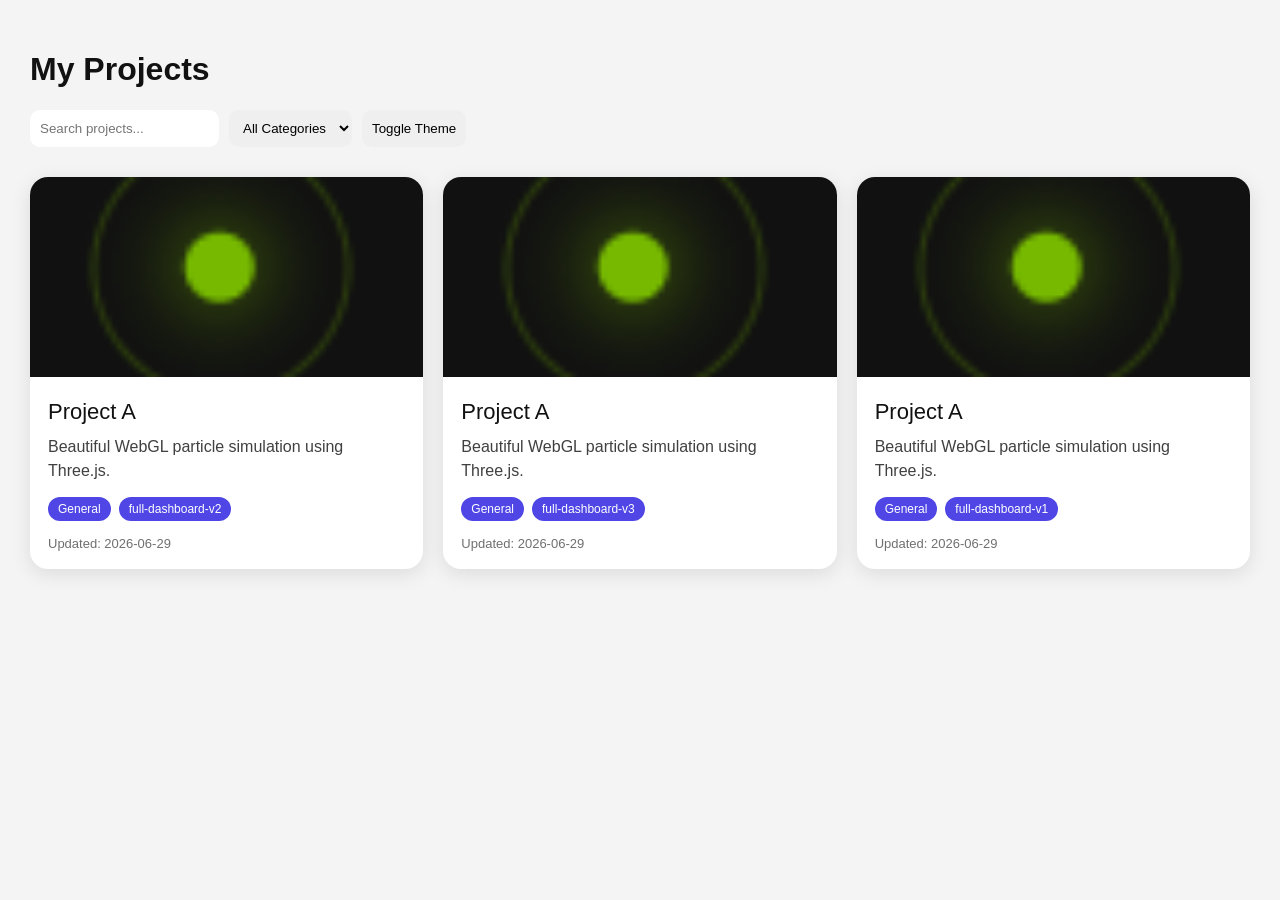
<file: index.html>
<!DOCTYPE html>
<html lang="en">

<head>

    <meta charset="UTF-8" />
    <meta name="viewport" content="width=device-width, initial-scale=1.0" />

    <title>My Portfolio</title>

    <link rel="stylesheet" href="./assets/style.css">

</head>

<body>

    <header>

        <h1>My Projects</h1>

        <div class="topbar">

            <input type="text" id="search" placeholder="Search projects...">

            <select id="categoryFilter">
                <option value="all">All Categories</option>
            </select>

            <button id="themeToggle">
                Toggle Theme
            </button>

        </div>

    </header>

    <main>

        <div id="projects" class="grid"></div>

    </main>

    <script src="./assets/app.js"></script>

</body>

</html>
</file>
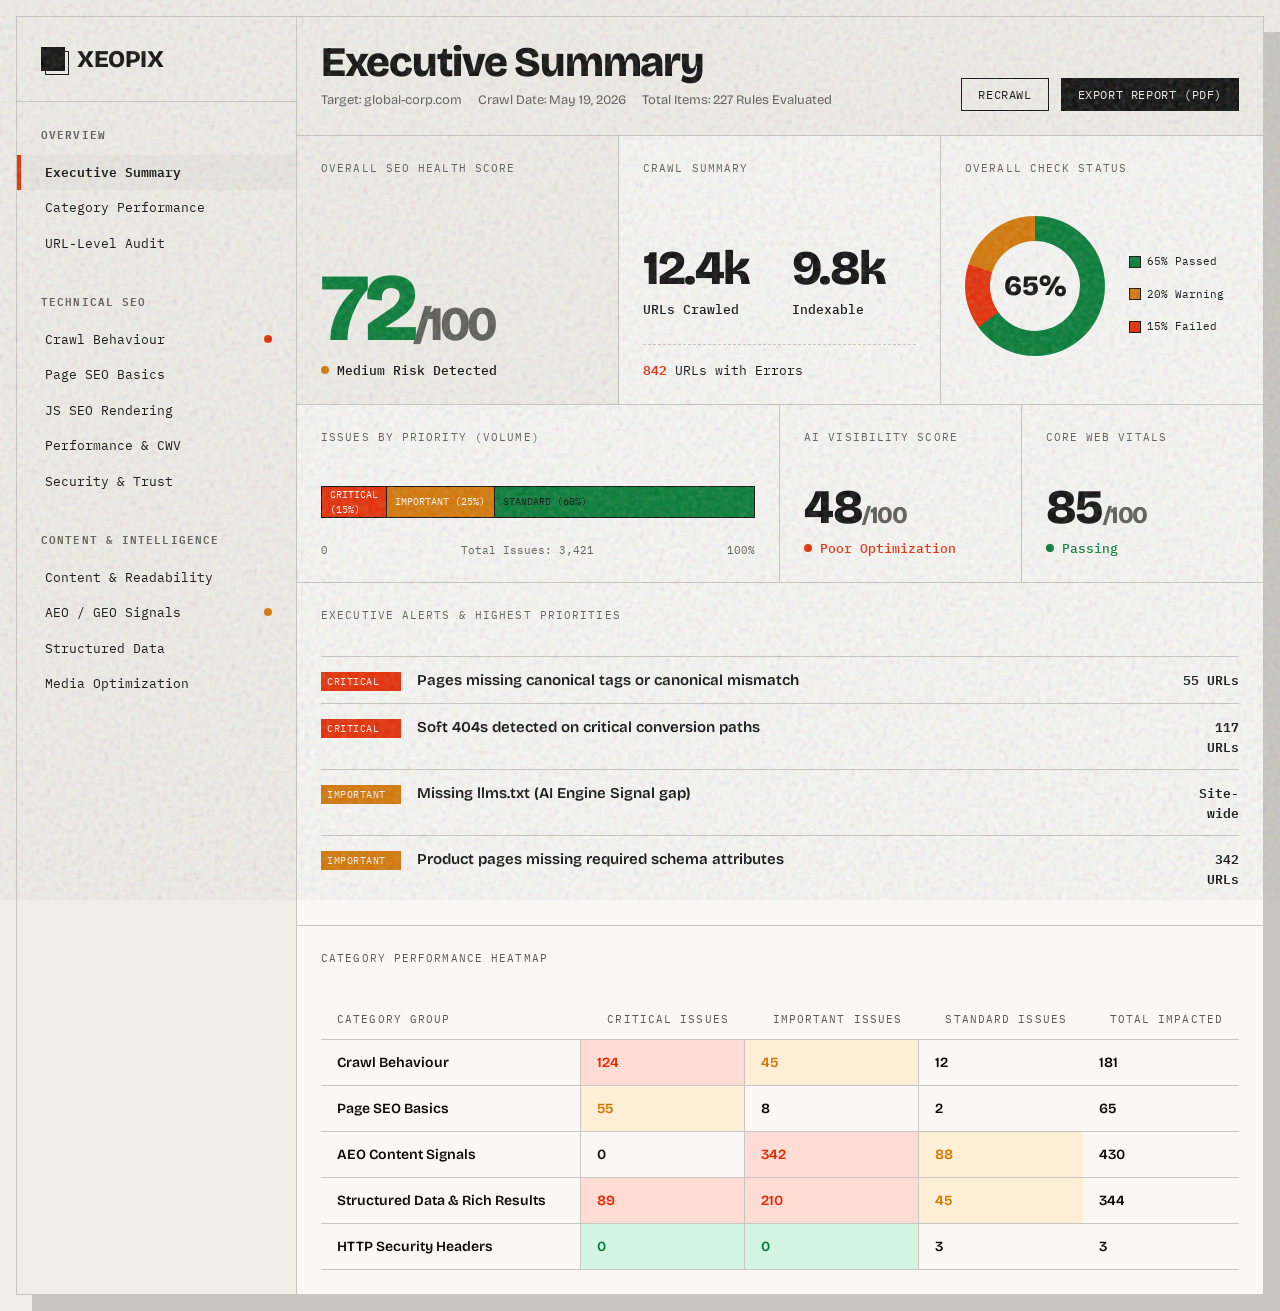
<file: full-dashboard-v1/index.html>
<!DOCTYPE html>
<html lang="en">

<head>
    <meta charset="UTF-8">
    <meta name="viewport" content="width=device-width, initial-scale=1.0">
    <title>XeoPix | SEO/AEO Site-Wide Audit</title>
    <link rel="preconnect" href="https://fonts.googleapis.com">
    <link rel="preconnect" href="https://fonts.gstatic.com" crossorigin>
    <link
        href="https://fonts.googleapis.com/css2?family=Bricolage+Grotesque:opsz,wght@12..96,400;12..96,600;12..96,800&family=IBM+Plex+Mono:wght@400;500;600&display=swap"
        rel="stylesheet">

    <style>
        :root {
            /* Palette: Technical Ledger */
            --bg-base: #F0EEE9;
            --bg-surface: #F9F8F6;
            --ink: #0A0A0A;
            --ink-muted: #5A5A55;
            --border: #C8C6C0;

            /* Status Colors (High saturation, flat) */
            --critical: #E62A00;
            --critical-bg: #FFDCD4;
            --important: #D47500;
            --important-bg: #FFEFD6;
            --standard: #007A33;
            --standard-bg: #D4F5E1;

            /* Typography */
            --font-display: 'Bricolage Grotesque', sans-serif;
            --font-mono: 'IBM Plex Mono', monospace;

            /* Sizing & Grid */
            --sidebar-width: 280px;
            --grid-gap: 0px;
            /* Seamless grid */
        }

        * {
            margin: 0;
            padding: 0;
            box-sizing: border-box;
        }

        body {
            background-color: var(--bg-base);
            color: var(--ink);
            font-family: var(--font-mono);
            font-size: 13px;
            line-height: 1.5;
            -webkit-font-smoothing: antialiased;
            overflow-x: hidden;
        }

        /* --- Noise Texture Overlay --- */
        body::before {
            content: "";
            position: fixed;
            top: 0;
            left: 0;
            width: 100vw;
            height: 100vh;
            pointer-events: none;
            z-index: 9999;
            opacity: 0.25;
            background-image: url("data:image/svg+xml,%3Csvg viewBox='0 0 200 200' xmlns='http://www.w3.org/2000/svg'%3E%3Cfilter id='noiseFilter'%3E%3CfeTurbulence type='fractalNoise' baseFrequency='0.85' numOctaves='3' stitchTiles='stitch'/%3E%3C/filter%3E%3Crect width='100%25' height='100%25' filter='url(%23noiseFilter)'/%3E%3C/svg%3E");
        }

        /* --- Layout --- */
        .app-container {
            display: grid;
            grid-template-columns: var(--sidebar-width) 1fr;
            min-height: 100vh;
            border: 1px solid var(--border);
            margin: 16px;
            /* Floating ledger effect */
            background: var(--bg-surface);
            box-shadow: 16px 16px 0 var(--border);
        }

        /* --- Sidebar --- */
        aside {
            border-right: 1px solid var(--border);
            display: flex;
            flex-direction: column;
            background: var(--bg-base);
        }

        .brand {
            padding: 24px;
            border-bottom: 1px solid var(--border);
            font-family: var(--font-display);
            font-size: 24px;
            font-weight: 800;
            text-transform: uppercase;
            letter-spacing: -0.02em;
            display: flex;
            align-items: center;
            gap: 12px;
        }

        .brand-logo {
            width: 24px;
            height: 24px;
            background: var(--ink);
            border-radius: 0;
            display: inline-block;
            position: relative;
        }

        .brand-logo::after {
            content: '';
            position: absolute;
            top: 4px;
            left: 4px;
            right: -4px;
            bottom: -4px;
            border: 1px solid var(--ink);
        }

        nav {
            flex-grow: 1;
            padding-top: 24px;
        }

        .nav-group {
            margin-bottom: 32px;
        }

        .nav-title {
            padding: 0 24px;
            font-size: 11px;
            text-transform: uppercase;
            letter-spacing: 0.1em;
            color: var(--ink-muted);
            margin-bottom: 12px;
            font-weight: 600;
        }

        .nav-link {
            display: block;
            padding: 8px 24px;
            color: var(--ink);
            text-decoration: none;
            transition: all 0.2s ease;
            border-left: 4px solid transparent;
        }

        .nav-link:hover {
            background: var(--ink);
            color: var(--bg-surface);
        }

        .nav-link.active {
            border-left-color: var(--critical);
            font-weight: 600;
            background: rgba(0, 0, 0, 0.03);
        }

        /* --- Main Content --- */
        main {
            display: flex;
            flex-direction: column;
            overflow-y: auto;
        }

        header.topbar {
            padding: 24px;
            border-bottom: 1px solid var(--border);
            display: flex;
            justify-content: space-between;
            align-items: flex-end;
            background: var(--bg-base);
        }

        .page-context {
            font-family: var(--font-display);
        }

        .page-context h1 {
            font-size: 42px;
            font-weight: 800;
            line-height: 1;
            letter-spacing: -0.03em;
            margin-bottom: 8px;
        }

        .page-context .meta {
            color: var(--ink-muted);
            display: flex;
            gap: 16px;
        }

        .header-actions {
            display: flex;
            gap: 12px;
        }

        .btn-outline {
            background: transparent;
            border: 1px solid var(--ink);
            color: var(--ink);
            padding: 8px 16px;
            font-family: var(--font-mono);
            font-size: 12px;
            text-transform: uppercase;
            letter-spacing: 0.05em;
            cursor: pointer;
            transition: all 0.2s;
        }

        .btn-outline:hover {
            background: var(--ink);
            color: var(--bg-base);
        }

        .btn-primary {
            background: var(--ink);
            border: 1px solid var(--ink);
            color: var(--bg-base);
            padding: 8px 16px;
            font-family: var(--font-mono);
            font-size: 12px;
            text-transform: uppercase;
            letter-spacing: 0.05em;
            cursor: pointer;
            transition: background 0.2s;
        }

        .btn-primary:hover {
            background: var(--critical);
            border-color: var(--critical);
        }

        /* --- Strict Grid System --- */
        .content-grid {
            display: grid;
            grid-template-columns: repeat(12, 1fr);
            gap: 0;
            /* Important for the ledger look */
        }

        .panel {
            border-bottom: 1px solid var(--border);
            border-right: 1px solid var(--border);
            padding: 24px;
            display: flex;
            flex-direction: column;
        }

        /* Remove right border for last items in row, logic handled by classes */
        .panel.col-span-12 {
            grid-column: span 12;
            border-right: none;
        }

        .panel.col-span-8 {
            grid-column: span 8;
        }

        .panel.col-span-6 {
            grid-column: span 6;
        }

        .panel.col-span-4 {
            grid-column: span 4;
        }

        .panel.col-span-3 {
            grid-column: span 3;
        }

        .panel-no-border-right {
            border-right: none;
        }

        .panel-header {
            font-size: 11px;
            text-transform: uppercase;
            letter-spacing: 0.1em;
            color: var(--ink-muted);
            margin-bottom: auto;
            /* Pushes content down */
            padding-bottom: 16px;
        }

        /* --- Typography Components --- */
        .data-huge {
            font-family: var(--font-display);
            font-size: 96px;
            font-weight: 800;
            line-height: 0.9;
            letter-spacing: -0.04em;
            margin-top: 16px;
        }

        .data-large {
            font-family: var(--font-display);
            font-size: 48px;
            font-weight: 800;
            line-height: 1;
            letter-spacing: -0.03em;
            margin-top: 16px;
        }

        .data-label {
            font-size: 13px;
            font-weight: 500;
            margin-top: 8px;
            color: var(--ink);
            display: flex;
            align-items: center;
            gap: 8px;
        }

        .status-dot {
            width: 8px;
            height: 8px;
            border-radius: 50%;
            display: inline-block;
        }

        .status-critical {
            background: var(--critical);
        }

        .status-important {
            background: var(--important);
        }

        .status-standard {
            background: var(--standard);
        }

        /* --- Charts (CSS Only) --- */
        .chart-donut {
            width: 140px;
            height: 140px;
            border-radius: 50%;
            background: conic-gradient(var(--standard) 0deg 234deg,
                    var(--critical) 234deg 288deg,
                    var(--important) 288deg 360deg);
            position: relative;
            margin: 24px auto;
            display: flex;
            align-items: center;
            justify-content: center;
        }

        .chart-donut::after {
            content: "";
            width: 90px;
            height: 90px;
            background: var(--bg-surface);
            border-radius: 50%;
            position: absolute;
        }

        .chart-donut-value {
            position: relative;
            z-index: 2;
            font-family: var(--font-display);
            font-size: 28px;
            font-weight: 800;
        }

        .chart-bar-stacked {
            width: 100%;
            height: 32px;
            display: flex;
            margin: 24px 0;
            border: 1px solid var(--ink);
        }

        .bar-segment {
            height: 100%;
            display: flex;
            align-items: center;
            padding: 0 8px;
            font-size: 10px;
            color: #fff;
            overflow: hidden;
            border-right: 1px solid var(--ink);
        }

        .bar-segment:last-child {
            border-right: none;
        }

        .bar-critical {
            background: var(--critical);
            width: 15%;
        }

        .bar-important {
            background: var(--important);
            width: 25%;
        }

        .bar-standard {
            background: var(--standard);
            width: 60%;
            color: var(--ink);
        }

        .legend {
            display: flex;
            gap: 16px;
            margin-top: 16px;
            font-size: 11px;
        }

        .legend-item {
            display: flex;
            align-items: center;
            gap: 6px;
        }

        .legend-color {
            width: 12px;
            height: 12px;
            border: 1px solid var(--ink);
        }

        /* --- Alerts List --- */
        .alert-list {
            list-style: none;
            margin-top: 16px;
        }

        .alert-item {
            display: grid;
            grid-template-columns: 80px 1fr 60px;
            padding: 12px 0;
            border-top: 1px solid var(--border);
            align-items: baseline;
            animation: slideIn 0.5s ease backwards;
        }

        .alert-item:nth-child(1) {
            animation-delay: 0.1s;
        }

        .alert-item:nth-child(2) {
            animation-delay: 0.2s;
        }

        .alert-item:nth-child(3) {
            animation-delay: 0.3s;
        }

        .alert-item:nth-child(4) {
            animation-delay: 0.4s;
        }

        .alert-tag {
            font-size: 10px;
            padding: 2px 6px;
            background: var(--ink);
            color: var(--bg-surface);
            text-transform: uppercase;
            letter-spacing: 0.05em;
            display: inline-block;
        }

        .alert-tag.critical {
            background: var(--critical);
        }

        .alert-tag.important {
            background: var(--important);
        }

        .alert-msg {
            padding-left: 16px;
            font-family: var(--font-display);
            font-weight: 600;
            font-size: 15px;
        }

        .alert-count {
            text-align: right;
            font-weight: 600;
        }

        /* --- Heatmap Table --- */
        .data-table {
            width: 100%;
            border-collapse: collapse;
            margin-top: 16px;
        }

        .data-table th,
        .data-table td {
            padding: 12px 16px;
            text-align: left;
            border-bottom: 1px solid var(--border);
        }

        .data-table th {
            font-size: 11px;
            text-transform: uppercase;
            letter-spacing: 0.1em;
            color: var(--ink-muted);
            font-weight: normal;
        }

        .data-table td {
            font-family: var(--font-display);
            font-weight: 600;
            font-size: 14px;
        }

        .cell-heatmap {
            text-align: right;
            font-family: var(--font-mono);
            font-weight: 500;
        }

        /* Heatmap intensity backgrounds */
        .hm-high {
            background: var(--critical-bg);
            color: var(--critical);
            border-left: 1px solid var(--border);
        }

        .hm-med {
            background: var(--important-bg);
            color: var(--important);
            border-left: 1px solid var(--border);
        }

        .hm-low {
            background: var(--bg-surface);
            color: var(--ink);
            border-left: 1px solid var(--border);
        }

        .hm-ok {
            background: var(--standard-bg);
            color: var(--standard);
            border-left: 1px solid var(--border);
        }

        /* --- Animations --- */
        @keyframes fadeIn {
            from {
                opacity: 0;
            }

            to {
                opacity: 1;
            }
        }

        @keyframes slideIn {
            from {
                opacity: 0;
                transform: translateY(10px);
            }

            to {
                opacity: 1;
                transform: translateY(0);
            }
        }

        .animate-fade {
            animation: fadeIn 0.8s ease forwards;
        }

        /* Typography highlight */
        .score-highlight {
            color: var(--standard);
        }
    </style>
</head>

<body>

    <div class="app-container">

        <!-- Sidebar Navigation -->
        <aside>
            <div class="brand">
                <span class="brand-logo"></span>
                XeoPix
            </div>

            <nav>
                <div class="nav-group">
                    <div class="nav-title">Overview</div>
                    <a href="#" class="nav-link active">Executive Summary</a>
                    <a href="#" class="nav-link">Category Performance</a>
                    <a href="#" class="nav-link">URL-Level Audit</a>
                </div>

                <div class="nav-group">
                    <div class="nav-title">Technical SEO</div>
                    <a href="#" class="nav-link">Crawl Behaviour <span class="status-dot status-critical"
                            style="float:right; margin-top:5px;"></span></a>
                    <a href="#" class="nav-link">Page SEO Basics</a>
                    <a href="#" class="nav-link">JS SEO Rendering</a>
                    <a href="#" class="nav-link">Performance & CWV</a>
                    <a href="#" class="nav-link">Security & Trust</a>
                </div>

                <div class="nav-group">
                    <div class="nav-title">Content & Intelligence</div>
                    <a href="#" class="nav-link">Content & Readability</a>
                    <a href="#" class="nav-link">AEO / GEO Signals <span class="status-dot status-important"
                            style="float:right; margin-top:5px;"></span></a>
                    <a href="#" class="nav-link">Structured Data</a>
                    <a href="#" class="nav-link">Media Optimization</a>
                </div>
            </nav>
        </aside>

        <!-- Main Workspace -->
        <main>
            <header class="topbar">
                <div class="page-context">
                    <h1>Executive Summary</h1>
                    <div class="meta">
                        <span>Target: global-corp.com</span>
                        <span>Crawl Date: May 19, 2026</span>
                        <span>Total Items: 227 Rules Evaluated</span>
                    </div>
                </div>
                <div class="header-actions">
                    <button class="btn-outline">Recrawl</button>
                    <button class="btn-primary">Export Report (PDF)</button>
                </div>
            </header>

            <div class="content-grid animate-fade">

                <!-- KPI: Overall Score -->
                <div class="panel col-span-4" style="background: var(--bg-base);">
                    <div class="panel-header">Overall SEO Health Score</div>
                    <div class="data-huge score-highlight">72<span
                            style="font-size:48px; color:var(--ink-muted);">/100</span></div>
                    <div class="data-label">
                        <span class="status-dot status-important"></span> Medium Risk Detected
                    </div>
                </div>

                <!-- KPI: Crawl Summary -->
                <div class="panel col-span-4">
                    <div class="panel-header">Crawl Summary</div>
                    <div style="display: grid; grid-template-columns: 1fr 1fr; gap: 24px;">
                        <div>
                            <div class="data-large">12.4k</div>
                            <div class="data-label">URLs Crawled</div>
                        </div>
                        <div>
                            <div class="data-large">9.8k</div>
                            <div class="data-label">Indexable</div>
                        </div>
                    </div>
                    <div style="margin-top: 24px; border-top: 1px dashed var(--border); padding-top: 16px;">
                        <span style="color: var(--critical); font-weight: 600;">842</span> URLs with Errors
                    </div>
                </div>

                <!-- Chart: Overall Check Status -->
                <div class="panel col-span-4 panel-no-border-right">
                    <div class="panel-header">Overall Check Status</div>
                    <div style="display:flex; align-items:center; gap: 24px;">
                        <div class="chart-donut">
                            <span class="chart-donut-value">65%</span>
                        </div>
                        <div style="flex-grow: 1;">
                            <div class="legend" style="flex-direction: column;">
                                <div class="legend-item">
                                    <div class="legend-color" style="background: var(--standard)"></div> 65% Passed
                                </div>
                                <div class="legend-item">
                                    <div class="legend-color" style="background: var(--important)"></div> 20% Warning
                                </div>
                                <div class="legend-item">
                                    <div class="legend-color" style="background: var(--critical)"></div> 15% Failed
                                </div>
                            </div>
                        </div>
                    </div>
                </div>

                <!-- Priority Breakdown Stacked Bar -->
                <div class="panel col-span-6">
                    <div class="panel-header">Issues by Priority (Volume)</div>
                    <div class="chart-bar-stacked">
                        <div class="bar-segment bar-critical">CRITICAL (15%)</div>
                        <div class="bar-segment bar-important">IMPORTANT (25%)</div>
                        <div class="bar-segment bar-standard">STANDARD (60%)</div>
                    </div>
                    <div style="display:flex; justify-content:space-between; font-size: 11px; color: var(--ink-muted);">
                        <span>0</span>
                        <span>Total Issues: 3,421</span>
                        <span>100%</span>
                    </div>
                </div>

                <!-- AI Visibility Mini-Score -->
                <div class="panel col-span-3">
                    <div class="panel-header">AI Visibility Score</div>
                    <div class="data-large">48<span style="font-size:24px; color:var(--ink-muted);">/100</span></div>
                    <div class="data-label" style="color: var(--critical);">
                        <span class="status-dot status-critical"></span> Poor Optimization
                    </div>
                </div>

                <!-- CWV Mini-Score -->
                <div class="panel col-span-3 panel-no-border-right">
                    <div class="panel-header">Core Web Vitals</div>
                    <div class="data-large">85<span style="font-size:24px; color:var(--ink-muted);">/100</span></div>
                    <div class="data-label" style="color: var(--standard);">
                        <span class="status-dot status-standard"></span> Passing
                    </div>
                </div>

                <!-- Executive Alerts Panel -->
                <div class="panel col-span-12 panel-no-border-right">
                    <div class="panel-header">Executive Alerts & Highest Priorities</div>
                    <ul class="alert-list">
                        <li class="alert-item">
                            <span class="alert-tag critical">Critical</span>
                            <span class="alert-msg">Pages missing canonical tags or canonical mismatch</span>
                            <span class="alert-count">55 URLs</span>
                        </li>
                        <li class="alert-item">
                            <span class="alert-tag critical">Critical</span>
                            <span class="alert-msg">Soft 404s detected on critical conversion paths</span>
                            <span class="alert-count">117 URLs</span>
                        </li>
                        <li class="alert-item">
                            <span class="alert-tag important">Important</span>
                            <span class="alert-msg">Missing llms.txt (AI Engine Signal gap)</span>
                            <span class="alert-count">Site-wide</span>
                        </li>
                        <li class="alert-item">
                            <span class="alert-tag important">Important</span>
                            <span class="alert-msg">Product pages missing required schema attributes</span>
                            <span class="alert-count">342 URLs</span>
                        </li>
                    </ul>
                </div>

                <!-- Category Heatmap -->
                <div class="panel col-span-12 panel-no-border-right" style="border-bottom: none;">
                    <div class="panel-header">Category Performance Heatmap</div>
                    <table class="data-table">
                        <thead>
                            <tr>
                                <th>Category Group</th>
                                <th style="text-align:right">Critical Issues</th>
                                <th style="text-align:right">Important Issues</th>
                                <th style="text-align:right">Standard Issues</th>
                                <th style="text-align:right">Total Impacted</th>
                            </tr>
                        </thead>
                        <tbody>
                            <tr>
                                <td>Crawl Behaviour</td>
                                <td class="cell-heatmap hm-high">124</td>
                                <td class="cell-heatmap hm-med">45</td>
                                <td class="cell-heatmap hm-low">12</td>
                                <td class="cell-heatmap">181</td>
                            </tr>
                            <tr>
                                <td>Page SEO Basics</td>
                                <td class="cell-heatmap hm-med">55</td>
                                <td class="cell-heatmap hm-low">8</td>
                                <td class="cell-heatmap hm-low">2</td>
                                <td class="cell-heatmap">65</td>
                            </tr>
                            <tr>
                                <td>AEO Content Signals</td>
                                <td class="cell-heatmap hm-low">0</td>
                                <td class="cell-heatmap hm-high">342</td>
                                <td class="cell-heatmap hm-med">88</td>
                                <td class="cell-heatmap">430</td>
                            </tr>
                            <tr>
                                <td>Structured Data & Rich Results</td>
                                <td class="cell-heatmap hm-high">89</td>
                                <td class="cell-heatmap hm-high">210</td>
                                <td class="cell-heatmap hm-med">45</td>
                                <td class="cell-heatmap">344</td>
                            </tr>
                            <tr>
                                <td>HTTP Security Headers</td>
                                <td class="cell-heatmap hm-ok">0</td>
                                <td class="cell-heatmap hm-ok">0</td>
                                <td class="cell-heatmap hm-low">3</td>
                                <td class="cell-heatmap">3</td>
                            </tr>
                        </tbody>
                    </table>
                </div>

            </div>
        </main>
    </div>

    <script>
        // Simple script to handle navigation active states for interactive feel
        document.addEventListener('DOMContentLoaded', () => {
            const links = document.querySelectorAll('.nav-link');
            links.forEach(link => {
                link.addEventListener('click', (e) => {
                    e.preventDefault();
                    links.forEach(l => l.classList.remove('active'));
                    e.target.classList.add('active');
                });
            });
        });
    </script>
</body>

</html>
</file>
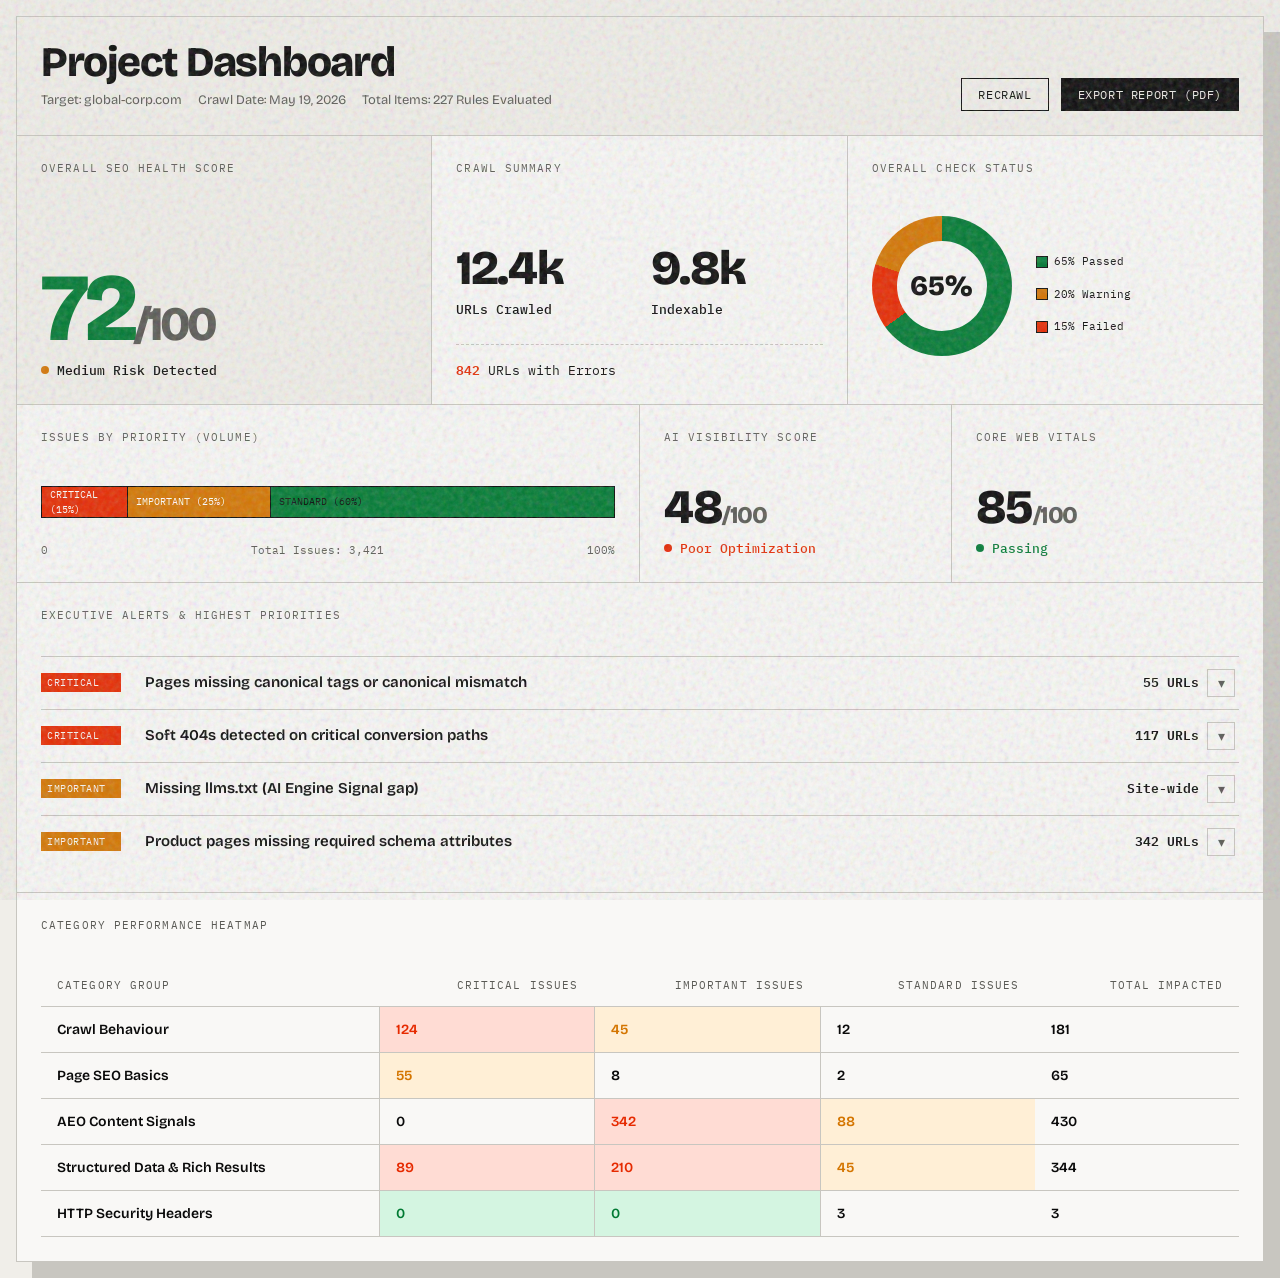
<file: full-dashboard-v2/index.html>
<!DOCTYPE html>
<html lang="en">

<head>
    <meta charset="UTF-8">
    <meta name="viewport" content="width=device-width, initial-scale=1.0">
    <title>XeoPix | Project Dashboard</title>
    <link rel="preconnect" href="https://fonts.googleapis.com">
    <link rel="preconnect" href="https://fonts.gstatic.com" crossorigin>
    <link
        href="https://fonts.googleapis.com/css2?family=Bricolage+Grotesque:opsz,wght@12..96,400;12..96,600;12..96,800&family=IBM+Plex+Mono:wght@400;500;600&display=swap"
        rel="stylesheet">

    <style>
        :root {
            --bg-base: #F0EEE9;
            --bg-surface: #F9F8F6;
            --ink: #0A0A0A;
            --ink-muted: #5A5A55;
            --border: #C8C6C0;
            --critical: #E62A00;
            --critical-bg: #FFDCD4;
            --important: #D47500;
            --important-bg: #FFEFD6;
            --standard: #007A33;
            --standard-bg: #D4F5E1;
            --font-display: 'Bricolage Grotesque', sans-serif;
            --font-mono: 'IBM Plex Mono', monospace;
        }

        * {
            margin: 0;
            padding: 0;
            box-sizing: border-box;
        }

        body {
            background-color: var(--bg-base);
            color: var(--ink);
            font-family: var(--font-mono);
            font-size: 13px;
            line-height: 1.5;
            -webkit-font-smoothing: antialiased;
            overflow-x: hidden;
        }

        body::before {
            content: "";
            position: fixed;
            top: 0;
            left: 0;
            width: 100vw;
            height: 100vh;
            pointer-events: none;
            z-index: 9999;
            opacity: 0.25;
            background-image: url("data:image/svg+xml,%3Csvg viewBox='0 0 200 200' xmlns='http://www.w3.org/2000/svg'%3E%3Cfilter id='noiseFilter'%3E%3CfeTurbulence type='fractalNoise' baseFrequency='0.85' numOctaves='3' stitchTiles='stitch'/%3E%3C/filter%3E%3Crect width='100%25' height='100%25' filter='url(%23noiseFilter)'/%3E%3C/svg%3E");
        }

        /* ─── VIEWS ─── */
        .view {
            display: none;
        }

        .view.active {
            display: block;
        }

        /* ─── DASHBOARD LAYOUT ─── */
        .app-container {
            min-height: 100vh;
            border: 1px solid var(--border);
            margin: 16px;
            background: var(--bg-surface);
            box-shadow: 16px 16px 0 var(--border);
        }

        main {
            display: flex;
            flex-direction: column;
        }

        header.topbar {
            padding: 24px;
            border-bottom: 1px solid var(--border);
            display: flex;
            justify-content: space-between;
            align-items: flex-end;
            background: var(--bg-base);
        }

        .page-context {
            font-family: var(--font-display);
        }

        .page-context h1 {
            font-size: 42px;
            font-weight: 800;
            line-height: 1;
            letter-spacing: -0.03em;
            margin-bottom: 8px;
        }

        .page-context .meta {
            color: var(--ink-muted);
            display: flex;
            gap: 16px;
        }

        .header-actions {
            display: flex;
            gap: 12px;
        }

        .btn-outline {
            background: transparent;
            border: 1px solid var(--ink);
            color: var(--ink);
            padding: 8px 16px;
            font-family: var(--font-mono);
            font-size: 12px;
            text-transform: uppercase;
            letter-spacing: 0.05em;
            cursor: pointer;
            transition: all 0.2s;
        }

        .btn-outline:hover {
            background: var(--ink);
            color: var(--bg-base);
        }

        .btn-primary {
            background: var(--ink);
            border: 1px solid var(--ink);
            color: var(--bg-base);
            padding: 8px 16px;
            font-family: var(--font-mono);
            font-size: 12px;
            text-transform: uppercase;
            letter-spacing: 0.05em;
            cursor: pointer;
            transition: background 0.2s;
        }

        .btn-primary:hover {
            background: var(--critical);
            border-color: var(--critical);
        }

        /* ─── GRID ─── */
        .content-grid {
            display: grid;
            grid-template-columns: repeat(12, 1fr);
            gap: 0;
        }

        .panel {
            border-bottom: 1px solid var(--border);
            border-right: 1px solid var(--border);
            padding: 24px;
            display: flex;
            flex-direction: column;
        }

        .panel.col-span-12 {
            grid-column: span 12;
            border-right: none;
        }

        .panel.col-span-8 {
            grid-column: span 8;
        }

        .panel.col-span-6 {
            grid-column: span 6;
        }

        .panel.col-span-4 {
            grid-column: span 4;
        }

        .panel.col-span-3 {
            grid-column: span 3;
        }

        .panel-no-border-right {
            border-right: none;
        }

        .panel-header {
            font-size: 11px;
            text-transform: uppercase;
            letter-spacing: 0.1em;
            color: var(--ink-muted);
            margin-bottom: auto;
            padding-bottom: 16px;
        }

        /* ─── DATA DISPLAY ─── */
        .data-huge {
            font-family: var(--font-display);
            font-size: 96px;
            font-weight: 800;
            line-height: 0.9;
            letter-spacing: -0.04em;
            margin-top: 16px;
        }

        .data-large {
            font-family: var(--font-display);
            font-size: 48px;
            font-weight: 800;
            line-height: 1;
            letter-spacing: -0.03em;
            margin-top: 16px;
        }

        .data-label {
            font-size: 13px;
            font-weight: 500;
            margin-top: 8px;
            color: var(--ink);
            display: flex;
            align-items: center;
            gap: 8px;
        }

        .status-dot {
            width: 8px;
            height: 8px;
            border-radius: 50%;
            display: inline-block;
        }

        .status-critical {
            background: var(--critical);
        }

        .status-important {
            background: var(--important);
        }

        .status-standard {
            background: var(--standard);
        }

        /* ─── DONUT ─── */
        .chart-donut {
            width: 140px;
            height: 140px;
            border-radius: 50%;
            background: conic-gradient(var(--standard) 0deg 234deg, var(--critical) 234deg 288deg, var(--important) 288deg 360deg);
            position: relative;
            margin: 24px auto;
            display: flex;
            align-items: center;
            justify-content: center;
        }

        .chart-donut::after {
            content: "";
            width: 90px;
            height: 90px;
            background: var(--bg-surface);
            border-radius: 50%;
            position: absolute;
        }

        .chart-donut-value {
            position: relative;
            z-index: 2;
            font-family: var(--font-display);
            font-size: 28px;
            font-weight: 800;
        }

        /* ─── BAR ─── */
        .chart-bar-stacked {
            width: 100%;
            height: 32px;
            display: flex;
            margin: 24px 0;
            border: 1px solid var(--ink);
        }

        .bar-segment {
            height: 100%;
            display: flex;
            align-items: center;
            padding: 0 8px;
            font-size: 10px;
            color: #fff;
            overflow: hidden;
            border-right: 1px solid var(--ink);
        }

        .bar-segment:last-child {
            border-right: none;
        }

        .bar-critical {
            background: var(--critical);
            width: 15%;
        }

        .bar-important {
            background: var(--important);
            width: 25%;
        }

        .bar-standard {
            background: var(--standard);
            width: 60%;
            color: var(--ink);
        }

        .legend {
            display: flex;
            gap: 16px;
            margin-top: 16px;
            font-size: 11px;
        }

        .legend-item {
            display: flex;
            align-items: center;
            gap: 6px;
        }

        .legend-color {
            width: 12px;
            height: 12px;
            border: 1px solid var(--ink);
        }

        /* ─── ALERT LIST ─── */
        .alert-list {
            list-style: none;
            margin-top: 16px;
        }

        .alert-item {
            border-top: 1px solid var(--border);
            animation: slideIn 0.5s ease backwards;
        }

        .alert-item:nth-child(1) {
            animation-delay: 0.1s;
        }

        .alert-item:nth-child(2) {
            animation-delay: 0.2s;
        }

        .alert-item:nth-child(3) {
            animation-delay: 0.3s;
        }

        .alert-item:nth-child(4) {
            animation-delay: 0.4s;
        }

        .alert-row {
            display: grid;
            grid-template-columns: 80px 1fr 80px 32px;
            align-items: center;
            padding: 12px 0;
            gap: 8px;
        }

        .alert-tag {
            font-size: 10px;
            padding: 2px 6px;
            background: var(--ink);
            color: var(--bg-surface);
            text-transform: uppercase;
            letter-spacing: 0.05em;
            display: inline-block;
        }

        .alert-tag.critical {
            background: var(--critical);
        }

        .alert-tag.important {
            background: var(--important);
        }

        .alert-msg {
            padding-left: 16px;
            font-family: var(--font-display);
            font-weight: 600;
            font-size: 15px;
        }

        .alert-count {
            text-align: right;
            font-weight: 600;
            font-size: 13px;
        }

        /* ─── DROPDOWN TOGGLE ─── */
        .dropdown-toggle {
            background: none;
            border: 1px solid var(--border);
            cursor: pointer;
            width: 28px;
            height: 28px;
            display: flex;
            align-items: center;
            justify-content: center;
            font-size: 14px;
            color: var(--ink-muted);
            transition: all 0.2s;
            flex-shrink: 0;
        }

        .dropdown-toggle:hover {
            background: var(--ink);
            color: var(--bg-surface);
            border-color: var(--ink);
        }

        .dropdown-toggle.open {
            background: var(--ink);
            color: var(--bg-surface);
            border-color: var(--ink);
        }

        .url-dropdown {
            display: none;
            border-top: 1px dashed var(--border);
            padding: 12px 0 16px 0;
        }

        .url-dropdown.open {
            display: block;
        }

        .url-dropdown-label {
            font-size: 10px;
            text-transform: uppercase;
            letter-spacing: 0.1em;
            color: var(--ink-muted);
            margin-bottom: 10px;
            padding-left: 96px;
        }

        .url-list {
            padding-left: 96px;
            display: flex;
            flex-direction: column;
            gap: 4px;
        }

        .url-link {
            display: inline-flex;
            align-items: center;
            gap: 8px;
            font-family: var(--font-mono);
            font-size: 12px;
            color: var(--ink);
            text-decoration: none;
            padding: 4px 8px;
            border: 1px solid transparent;
            cursor: pointer;
            transition: all 0.15s;
            width: fit-content;
        }

        .url-link:hover {
            border-color: var(--ink);
            background: var(--ink);
            color: var(--bg-surface);
        }

        .url-link::before {
            content: "→";
            font-size: 11px;
        }

        /* ─── HEATMAP TABLE ─── */
        .data-table {
            width: 100%;
            border-collapse: collapse;
            margin-top: 16px;
        }

        .data-table th,
        .data-table td {
            padding: 12px 16px;
            text-align: left;
            border-bottom: 1px solid var(--border);
        }

        .data-table th {
            font-size: 11px;
            text-transform: uppercase;
            letter-spacing: 0.1em;
            color: var(--ink-muted);
            font-weight: normal;
        }

        .data-table td {
            font-family: var(--font-display);
            font-weight: 600;
            font-size: 14px;
        }

        .cell-heatmap {
            text-align: right;
            font-family: var(--font-mono);
            font-weight: 500;
        }

        .hm-high {
            background: var(--critical-bg);
            color: var(--critical);
            border-left: 1px solid var(--border);
        }

        .hm-med {
            background: var(--important-bg);
            color: var(--important);
            border-left: 1px solid var(--border);
        }

        .hm-low {
            background: var(--bg-surface);
            color: var(--ink);
            border-left: 1px solid var(--border);
        }

        .hm-ok {
            background: var(--standard-bg);
            color: var(--standard);
            border-left: 1px solid var(--border);
        }

        .score-highlight {
            color: var(--standard);
        }

        /* ─── ANIMATIONS ─── */
        @keyframes fadeIn {
            from {
                opacity: 0;
            }

            to {
                opacity: 1;
            }
        }

        @keyframes slideIn {
            from {
                opacity: 0;
                transform: translateY(10px);
            }

            to {
                opacity: 1;
                transform: translateY(0);
            }
        }

        .animate-fade {
            animation: fadeIn 0.8s ease forwards;
        }

        /* ══════════════════════════════════════════
           ISSUE DETAIL VIEW
        ══════════════════════════════════════════ */
        #view-issue {
            min-height: 100vh;
            background: var(--bg-base);
        }

        .issue-topbar {
            padding: 20px 40px;
            border-bottom: 1px solid var(--border);
            background: var(--bg-surface);
            display: flex;
            align-items: center;
            gap: 16px;
        }

        .back-btn {
            background: none;
            border: 1px solid var(--border);
            color: var(--ink);
            font-family: var(--font-mono);
            font-size: 12px;
            padding: 6px 14px;
            cursor: pointer;
            text-transform: uppercase;
            letter-spacing: 0.05em;
            display: flex;
            align-items: center;
            gap: 8px;
            transition: all 0.2s;
        }

        .back-btn:hover {
            background: var(--ink);
            color: var(--bg-surface);
        }

        .issue-topbar-meta {
            display: flex;
            flex-direction: column;
        }

        .issue-topbar-meta .crumb {
            font-size: 11px;
            color: var(--ink-muted);
            text-transform: uppercase;
            letter-spacing: 0.08em;
        }

        .issue-topbar-meta .issue-title-small {
            font-family: var(--font-display);
            font-weight: 700;
            font-size: 16px;
        }

        .issue-body {
            max-width: 900px;
            margin: 0 auto;
            padding: 48px 40px;
        }

        /* Issue Header Block */
        .issue-header-block {
            display: flex;
            align-items: flex-start;
            gap: 20px;
            margin-bottom: 48px;
            padding-bottom: 48px;
            border-bottom: 1px solid var(--border);
        }

        .issue-severity-badge {
            flex-shrink: 0;
            padding: 6px 14px;
            font-family: var(--font-mono);
            font-size: 11px;
            font-weight: 600;
            text-transform: uppercase;
            letter-spacing: 0.1em;
            margin-top: 6px;
        }

        .badge-critical {
            background: var(--critical);
            color: #fff;
        }

        .badge-important {
            background: var(--important);
            color: #fff;
        }

        .issue-title-block h2 {
            font-family: var(--font-display);
            font-size: 36px;
            font-weight: 800;
            letter-spacing: -0.02em;
            line-height: 1.1;
            margin-bottom: 12px;
        }

        .issue-title-block .issue-url-display {
            font-family: var(--font-mono);
            font-size: 12px;
            color: var(--ink-muted);
            background: var(--bg-surface);
            border: 1px solid var(--border);
            padding: 6px 12px;
            display: inline-block;
        }

        /* Issue Sections */
        .issue-section {
            margin-bottom: 40px;
        }

        .issue-section-label {
            font-size: 10px;
            font-weight: 600;
            text-transform: uppercase;
            letter-spacing: 0.15em;
            color: var(--ink-muted);
            margin-bottom: 12px;
            display: flex;
            align-items: center;
            gap: 10px;
        }

        .issue-section-label::after {
            content: '';
            flex: 1;
            height: 1px;
            background: var(--border);
        }

        .issue-section-content {
            font-family: var(--font-display);
            font-size: 16px;
            font-weight: 400;
            line-height: 1.7;
            color: var(--ink);
        }

        .issue-section-content strong {
            font-weight: 700;
        }

        .trigger-box {
            background: var(--critical-bg);
            border-left: 3px solid var(--critical);
            padding: 16px 20px;
            font-family: var(--font-mono);
            font-size: 13px;
            line-height: 1.6;
            color: var(--ink);
            margin-top: 4px;
        }

        .trigger-box.important {
            background: var(--important-bg);
            border-left-color: var(--important);
        }

        .fix-steps {
            list-style: none;
            margin-top: 4px;
            counter-reset: fix-counter;
        }

        .fix-steps li {
            counter-increment: fix-counter;
            display: flex;
            gap: 16px;
            padding: 14px 0;
            border-bottom: 1px solid var(--border);
            font-family: var(--font-display);
            font-size: 15px;
            font-weight: 500;
            line-height: 1.5;
            align-items: flex-start;
        }

        .fix-steps li:last-child {
            border-bottom: none;
        }

        .fix-steps li::before {
            content: counter(fix-counter, decimal-leading-zero);
            font-family: var(--font-mono);
            font-size: 11px;
            font-weight: 600;
            color: var(--ink-muted);
            background: var(--bg-surface);
            border: 1px solid var(--border);
            padding: 2px 7px;
            flex-shrink: 0;
            margin-top: 2px;
        }

        .doc-btn {
            display: inline-flex;
            align-items: center;
            gap: 10px;
            background: var(--ink);
            color: var(--bg-surface);
            font-family: var(--font-mono);
            font-size: 12px;
            text-transform: uppercase;
            letter-spacing: 0.08em;
            padding: 12px 24px;
            border: none;
            cursor: pointer;
            text-decoration: none;
            transition: background 0.2s;
            margin-top: 4px;
        }

        .doc-btn:hover {
            background: var(--critical);
        }

        .doc-btn .doc-arrow {
            font-size: 14px;
        }

        /* ─── SCANNED PAGES TABLE ─── */
        .scanned-pages-section {
            margin-top: 64px;
            padding-top: 48px;
            border-top: 2px solid var(--ink);
        }

        .scanned-pages-section h3 {
            font-family: var(--font-display);
            font-size: 24px;
            font-weight: 800;
            letter-spacing: -0.02em;
            margin-bottom: 4px;
        }

        .scanned-pages-section .section-sub {
            font-size: 12px;
            color: var(--ink-muted);
            margin-bottom: 24px;
        }

        .pages-filter-bar {
            display: flex;
            gap: 8px;
            margin-bottom: 16px;
            align-items: center;
        }

        .filter-input {
            background: var(--bg-surface);
            border: 1px solid var(--border);
            font-family: var(--font-mono);
            font-size: 12px;
            padding: 8px 12px;
            color: var(--ink);
            outline: none;
            flex: 1;
            max-width: 340px;
        }

        .filter-input::placeholder {
            color: var(--ink-muted);
        }

        .filter-input:focus {
            border-color: var(--ink);
        }

        .pages-table {
            width: 100%;
            border-collapse: collapse;
        }

        .pages-table thead tr {
            background: var(--ink);
            color: var(--bg-surface);
        }

        .pages-table th {
            font-family: var(--font-mono);
            font-size: 10px;
            text-transform: uppercase;
            letter-spacing: 0.1em;
            padding: 12px 16px;
            text-align: left;
            font-weight: 600;
        }

        .pages-table th:not(:first-child) {
            text-align: right;
        }

        .pages-table tbody tr {
            border-bottom: 1px solid var(--border);
            transition: background 0.15s;
            cursor: pointer;
        }

        .pages-table tbody tr:hover {
            background: rgba(0, 0, 0, 0.03);
        }

        .pages-table td {
            padding: 11px 16px;
            font-size: 12px;
        }

        .pages-table td.url-cell {
            font-family: var(--font-mono);
            font-size: 11px;
            max-width: 400px;
            overflow: hidden;
            text-overflow: ellipsis;
            white-space: nowrap;
        }

        .pages-table td:not(.url-cell) {
            text-align: right;
            font-family: var(--font-display);
            font-weight: 700;
            font-size: 14px;
        }

        .count-issues {
            color: var(--critical);
        }

        .count-warnings {
            color: var(--important);
        }

        .count-improvements {
            color: var(--standard);
        }

        .pill {
            display: inline-block;
            padding: 1px 7px;
            font-family: var(--font-mono);
            font-size: 11px;
            font-weight: 600;
            border-radius: 2px;
        }

        .pill-critical {
            background: var(--critical-bg);
            color: var(--critical);
        }

        .pill-important {
            background: var(--important-bg);
            color: var(--important);
        }

        .pill-standard {
            background: var(--standard-bg);
            color: var(--standard);
        }

        .pages-table-footer {
            padding: 12px 0;
            font-size: 11px;
            color: var(--ink-muted);
            border-top: 1px solid var(--border);
            display: flex;
            justify-content: space-between;
        }
    </style>
</head>

<body>

    <!-- ════════════════════════════════════════
     VIEW 1: DASHBOARD
════════════════════════════════════════ -->
    <div id="view-dashboard" class="view active">
        <div class="app-container">
            <main>
                <header class="topbar">
                    <div class="page-context">
                        <h1>Project Dashboard</h1>
                        <div class="meta">
                            <span>Target: global-corp.com</span>
                            <span>Crawl Date: May 19, 2026</span>
                            <span>Total Items: 227 Rules Evaluated</span>
                        </div>
                    </div>
                    <div class="header-actions">
                        <button class="btn-outline">Recrawl</button>
                        <button class="btn-primary">Export Report (PDF)</button>
                    </div>
                </header>

                <div class="content-grid animate-fade">

                    <!-- KPI: Overall Score -->
                    <div class="panel col-span-4" style="background: var(--bg-base);">
                        <div class="panel-header">Overall SEO Health Score</div>
                        <div class="data-huge score-highlight">72<span
                                style="font-size:48px; color:var(--ink-muted);">/100</span></div>
                        <div class="data-label">
                            <span class="status-dot status-important"></span> Medium Risk Detected
                        </div>
                    </div>

                    <!-- KPI: Crawl Summary -->
                    <div class="panel col-span-4">
                        <div class="panel-header">Crawl Summary</div>
                        <div style="display: grid; grid-template-columns: 1fr 1fr; gap: 24px;">
                            <div>
                                <div class="data-large">12.4k</div>
                                <div class="data-label">URLs Crawled</div>
                            </div>
                            <div>
                                <div class="data-large">9.8k</div>
                                <div class="data-label">Indexable</div>
                            </div>
                        </div>
                        <div style="margin-top: 24px; border-top: 1px dashed var(--border); padding-top: 16px;">
                            <span style="color: var(--critical); font-weight: 600;">842</span> URLs with Errors
                        </div>
                    </div>

                    <!-- Chart: Overall Check Status -->
                    <div class="panel col-span-4 panel-no-border-right">
                        <div class="panel-header">Overall Check Status</div>
                        <div style="display:flex; align-items:center; gap: 24px;">
                            <div class="chart-donut">
                                <span class="chart-donut-value">65%</span>
                            </div>
                            <div style="flex-grow: 1;">
                                <div class="legend" style="flex-direction: column;">
                                    <div class="legend-item">
                                        <div class="legend-color" style="background: var(--standard)"></div> 65% Passed
                                    </div>
                                    <div class="legend-item">
                                        <div class="legend-color" style="background: var(--important)"></div> 20%
                                        Warning
                                    </div>
                                    <div class="legend-item">
                                        <div class="legend-color" style="background: var(--critical)"></div> 15% Failed
                                    </div>
                                </div>
                            </div>
                        </div>
                    </div>

                    <!-- Priority Breakdown -->
                    <div class="panel col-span-6">
                        <div class="panel-header">Issues by Priority (Volume)</div>
                        <div class="chart-bar-stacked">
                            <div class="bar-segment bar-critical">CRITICAL (15%)</div>
                            <div class="bar-segment bar-important">IMPORTANT (25%)</div>
                            <div class="bar-segment bar-standard">STANDARD (60%)</div>
                        </div>
                        <div
                            style="display:flex; justify-content:space-between; font-size: 11px; color: var(--ink-muted);">
                            <span>0</span>
                            <span>Total Issues: 3,421</span>
                            <span>100%</span>
                        </div>
                    </div>

                    <!-- AI Visibility -->
                    <div class="panel col-span-3">
                        <div class="panel-header">AI Visibility Score</div>
                        <div class="data-large">48<span style="font-size:24px; color:var(--ink-muted);">/100</span>
                        </div>
                        <div class="data-label" style="color: var(--critical);">
                            <span class="status-dot status-critical"></span> Poor Optimization
                        </div>
                    </div>

                    <!-- CWV -->
                    <div class="panel col-span-3 panel-no-border-right">
                        <div class="panel-header">Core Web Vitals</div>
                        <div class="data-large">85<span style="font-size:24px; color:var(--ink-muted);">/100</span>
                        </div>
                        <div class="data-label" style="color: var(--standard);">
                            <span class="status-dot status-standard"></span> Passing
                        </div>
                    </div>

                    <!-- Executive Alerts -->
                    <div class="panel col-span-12 panel-no-border-right">
                        <div class="panel-header">Executive Alerts & Highest Priorities</div>
                        <ul class="alert-list" id="alert-list">

                            <!-- Alert 1 -->
                            <li class="alert-item" data-issue="canonical">
                                <div class="alert-row">
                                    <span class="alert-tag critical">Critical</span>
                                    <span class="alert-msg">Pages missing canonical tags or canonical mismatch</span>
                                    <span class="alert-count">55 URLs</span>
                                    <button class="dropdown-toggle" onclick="toggleDropdown(this, 'canonical')"
                                        title="Show affected URLs">▾</button>
                                </div>
                                <div class="url-dropdown" id="dd-canonical">
                                    <div class="url-dropdown-label">Affected URLs (55 total — showing top 8)</div>
                                    <div class="url-list">
                                        <span class="url-link"
                                            onclick="openIssue('canonical', this.textContent.replace('→ ',''), 'critical')">global-corp.com/products/enterprise-suite</span>
                                        <span class="url-link"
                                            onclick="openIssue('canonical', this.textContent.replace('→ ',''), 'critical')">global-corp.com/products/starter-plan</span>
                                        <span class="url-link"
                                            onclick="openIssue('canonical', this.textContent.replace('→ ',''), 'critical')">global-corp.com/solutions/marketing</span>
                                        <span class="url-link"
                                            onclick="openIssue('canonical', this.textContent.replace('→ ',''), 'critical')">global-corp.com/solutions/sales-ops</span>
                                        <span class="url-link"
                                            onclick="openIssue('canonical', this.textContent.replace('→ ',''), 'critical')">global-corp.com/blog/category/updates</span>
                                        <span class="url-link"
                                            onclick="openIssue('canonical', this.textContent.replace('→ ',''), 'critical')">global-corp.com/pricing?plan=annual</span>
                                        <span class="url-link"
                                            onclick="openIssue('canonical', this.textContent.replace('→ ',''), 'critical')">global-corp.com/landing/q2-promo</span>
                                        <span class="url-link"
                                            onclick="openIssue('canonical', this.textContent.replace('→ ',''), 'critical')">global-corp.com/resources/whitepapers</span>
                                    </div>
                                </div>
                            </li>

                            <!-- Alert 2 -->
                            <li class="alert-item" data-issue="soft404">
                                <div class="alert-row">
                                    <span class="alert-tag critical">Critical</span>
                                    <span class="alert-msg">Soft 404s detected on critical conversion paths</span>
                                    <span class="alert-count">117 URLs</span>
                                    <button class="dropdown-toggle" onclick="toggleDropdown(this, 'soft404')"
                                        title="Show affected URLs">▾</button>
                                </div>
                                <div class="url-dropdown" id="dd-soft404">
                                    <div class="url-dropdown-label">Affected URLs (117 total — showing top 8)</div>
                                    <div class="url-list">
                                        <span class="url-link"
                                            onclick="openIssue('soft404', this.textContent.replace('→ ',''), 'critical')">global-corp.com/checkout/confirm</span>
                                        <span class="url-link"
                                            onclick="openIssue('soft404', this.textContent.replace('→ ',''), 'critical')">global-corp.com/checkout/success</span>
                                        <span class="url-link"
                                            onclick="openIssue('soft404', this.textContent.replace('→ ',''), 'critical')">global-corp.com/trial/signup</span>
                                        <span class="url-link"
                                            onclick="openIssue('soft404', this.textContent.replace('→ ',''), 'critical')">global-corp.com/demo/request</span>
                                        <span class="url-link"
                                            onclick="openIssue('soft404', this.textContent.replace('→ ',''), 'critical')">global-corp.com/onboarding/step-1</span>
                                        <span class="url-link"
                                            onclick="openIssue('soft404', this.textContent.replace('→ ',''), 'critical')">global-corp.com/onboarding/step-2</span>
                                        <span class="url-link"
                                            onclick="openIssue('soft404', this.textContent.replace('→ ',''), 'critical')">global-corp.com/plans/upgrade</span>
                                        <span class="url-link"
                                            onclick="openIssue('soft404', this.textContent.replace('→ ',''), 'critical')">global-corp.com/cart/abandoned</span>
                                    </div>
                                </div>
                            </li>

                            <!-- Alert 3 -->
                            <li class="alert-item" data-issue="llmstxt">
                                <div class="alert-row">
                                    <span class="alert-tag important">Important</span>
                                    <span class="alert-msg">Missing llms.txt (AI Engine Signal gap)</span>
                                    <span class="alert-count">Site-wide</span>
                                    <button class="dropdown-toggle" onclick="toggleDropdown(this, 'llmstxt')"
                                        title="Show affected URLs">▾</button>
                                </div>
                                <div class="url-dropdown" id="dd-llmstxt">
                                    <div class="url-dropdown-label">Affected scope — site-level file missing</div>
                                    <div class="url-list">
                                        <span class="url-link"
                                            onclick="openIssue('llmstxt', this.textContent.replace('→ ',''), 'important')">global-corp.com/llms.txt
                                            (not found)</span>
                                        <span class="url-link"
                                            onclick="openIssue('llmstxt', this.textContent.replace('→ ',''), 'important')">global-corp.com/llms-full.txt
                                            (not found)</span>
                                        <span class="url-link"
                                            onclick="openIssue('llmstxt', this.textContent.replace('→ ',''), 'important')">global-corp.com/robots.txt
                                            (no AI agent directives)</span>
                                    </div>
                                </div>
                            </li>

                            <!-- Alert 4 -->
                            <li class="alert-item" data-issue="schema">
                                <div class="alert-row">
                                    <span class="alert-tag important">Important</span>
                                    <span class="alert-msg">Product pages missing required schema attributes</span>
                                    <span class="alert-count">342 URLs</span>
                                    <button class="dropdown-toggle" onclick="toggleDropdown(this, 'schema')"
                                        title="Show affected URLs">▾</button>
                                </div>
                                <div class="url-dropdown" id="dd-schema">
                                    <div class="url-dropdown-label">Affected URLs (342 total — showing top 8)</div>
                                    <div class="url-list">
                                        <span class="url-link"
                                            onclick="openIssue('schema', this.textContent.replace('→ ',''), 'important')">global-corp.com/products/enterprise-suite</span>
                                        <span class="url-link"
                                            onclick="openIssue('schema', this.textContent.replace('→ ',''), 'important')">global-corp.com/products/starter-plan</span>
                                        <span class="url-link"
                                            onclick="openIssue('schema', this.textContent.replace('→ ',''), 'important')">global-corp.com/products/pro-bundle</span>
                                        <span class="url-link"
                                            onclick="openIssue('schema', this.textContent.replace('→ ',''), 'important')">global-corp.com/products/add-ons/api-access</span>
                                        <span class="url-link"
                                            onclick="openIssue('schema', this.textContent.replace('→ ',''), 'important')">global-corp.com/products/add-ons/analytics</span>
                                        <span class="url-link"
                                            onclick="openIssue('schema', this.textContent.replace('→ ',''), 'important')">global-corp.com/store/category/tools</span>
                                        <span class="url-link"
                                            onclick="openIssue('schema', this.textContent.replace('→ ',''), 'important')">global-corp.com/store/category/integrations</span>
                                        <span class="url-link"
                                            onclick="openIssue('schema', this.textContent.replace('→ ',''), 'important')">global-corp.com/marketplace/featured</span>
                                    </div>
                                </div>
                            </li>

                        </ul>
                    </div>

                    <!-- Category Heatmap -->
                    <div class="panel col-span-12 panel-no-border-right" style="border-bottom: none;">
                        <div class="panel-header">Category Performance Heatmap</div>
                        <table class="data-table">
                            <thead>
                                <tr>
                                    <th>Category Group</th>
                                    <th style="text-align:right">Critical Issues</th>
                                    <th style="text-align:right">Important Issues</th>
                                    <th style="text-align:right">Standard Issues</th>
                                    <th style="text-align:right">Total Impacted</th>
                                </tr>
                            </thead>
                            <tbody>
                                <tr>
                                    <td>Crawl Behaviour</td>
                                    <td class="cell-heatmap hm-high">124</td>
                                    <td class="cell-heatmap hm-med">45</td>
                                    <td class="cell-heatmap hm-low">12</td>
                                    <td class="cell-heatmap">181</td>
                                </tr>
                                <tr>
                                    <td>Page SEO Basics</td>
                                    <td class="cell-heatmap hm-med">55</td>
                                    <td class="cell-heatmap hm-low">8</td>
                                    <td class="cell-heatmap hm-low">2</td>
                                    <td class="cell-heatmap">65</td>
                                </tr>
                                <tr>
                                    <td>AEO Content Signals</td>
                                    <td class="cell-heatmap hm-low">0</td>
                                    <td class="cell-heatmap hm-high">342</td>
                                    <td class="cell-heatmap hm-med">88</td>
                                    <td class="cell-heatmap">430</td>
                                </tr>
                                <tr>
                                    <td>Structured Data & Rich Results</td>
                                    <td class="cell-heatmap hm-high">89</td>
                                    <td class="cell-heatmap hm-high">210</td>
                                    <td class="cell-heatmap hm-med">45</td>
                                    <td class="cell-heatmap">344</td>
                                </tr>
                                <tr>
                                    <td>HTTP Security Headers</td>
                                    <td class="cell-heatmap hm-ok">0</td>
                                    <td class="cell-heatmap hm-ok">0</td>
                                    <td class="cell-heatmap hm-low">3</td>
                                    <td class="cell-heatmap">3</td>
                                </tr>
                            </tbody>
                        </table>
                    </div>

                </div>
            </main>
        </div>
    </div>


    <!-- ════════════════════════════════════════
     VIEW 2: ISSUE DETAIL
════════════════════════════════════════ -->
    <div id="view-issue" class="view">

        <div class="issue-topbar">
            <button class="back-btn" onclick="goBack()">← Back</button>
            <div class="issue-topbar-meta">
                <span class="crumb">Project Dashboard / Executive Alerts</span>
                <span class="issue-title-small" id="issue-topbar-title">—</span>
            </div>
        </div>

        <div class="issue-body">

            <!-- Issue Header -->
            <div class="issue-header-block">
                <span class="issue-severity-badge" id="issue-badge">Critical</span>
                <div class="issue-title-block">
                    <h2 id="issue-h2">Issue Title</h2>
                    <span class="issue-url-display" id="issue-url-display">global-corp.com/—</span>
                </div>
            </div>

            <!-- 1. Description -->
            <div class="issue-section">
                <div class="issue-section-label">Description</div>
                <div class="issue-section-content" id="issue-description">—</div>
            </div>

            <!-- 2. Triggers When -->
            <div class="issue-section">
                <div class="issue-section-label">Triggers When</div>
                <div class="trigger-box" id="issue-triggers">—</div>
            </div>

            <!-- 3. How to Fix -->
            <div class="issue-section">
                <div class="issue-section-label">How to Fix</div>
                <ol class="fix-steps" id="issue-fix-steps"></ol>
            </div>

            <!-- 4. Read Docs -->
            <div class="issue-section">
                <div class="issue-section-label">Documentation</div>
                <a href="#" class="doc-btn" id="issue-doc-btn" target="_blank">
                    <span>Read Documentation</span>
                    <span class="doc-arrow">↗</span>
                </a>
            </div>

            <!-- ─── Scanned Pages Section ─── -->
            <div class="scanned-pages-section">
                <h3>All Scanned Pages</h3>
                <div class="section-sub">Full list of pages evaluated during this audit run · May 19, 2026</div>

                <div class="pages-filter-bar">
                    <input type="text" class="filter-input" id="pages-filter" placeholder="Filter by URL…"
                        oninput="filterPages()">
                    <span id="pages-count-label"
                        style="font-size:11px; color:var(--ink-muted); white-space:nowrap;"></span>
                </div>

                <table class="pages-table" id="pages-table">
                    <thead>
                        <tr>
                            <th>URL</th>
                            <th>Issues</th>
                            <th>Warnings</th>
                            <th>Improvements</th>
                        </tr>
                    </thead>
                    <tbody id="pages-tbody">
                        <!-- Populated by JS -->
                    </tbody>
                </table>
                <div class="pages-table-footer">
                    <span id="pages-footer-label">—</span>
                    <span style="color: var(--ink-muted);">Click any row to view URL report</span>
                </div>
            </div>

        </div>
    </div>


    <script>
        /* ══════════════════════════════════════
           DATA — Issue Definitions
        ══════════════════════════════════════ */
        const ISSUES = {
            canonical: {
                title: "Pages Missing Canonical Tags or Canonical Mismatch",
                severity: "critical",
                description: `A canonical tag (<code>&lt;link rel="canonical"&gt;</code>) tells search engines which version of a page is the <strong>authoritative, preferred URL</strong>. When it is absent or points to a different URL than the one being served, crawlers cannot reliably consolidate link equity, leading to duplicate content fragmentation, wasted crawl budget, and ranking dilution across URL variants.`,
                triggers: `• The page's &lt;head&gt; contains no &lt;link rel="canonical" href="…"&gt; element\n• The canonical href does not match the page's own URL (self-referencing canonical missing)\n• The canonical points to a redirecting URL, a non-indexable page, or a 4xx/5xx\n• Multiple conflicting canonical signals exist (HTTP header vs. HTML tag)`,
                fix: [
                    "Add a self-referencing canonical tag in the &lt;head&gt; of every unique page: <code>&lt;link rel=\"canonical\" href=\"https://global-corp.com/page-slug\"&gt;</code>",
                    "For paginated series, canonicalise page 1 or use rel=prev/next if appropriate — do not canonicalise all pages to page 1 blindly.",
                    "Ensure CMS templates inject the canonical automatically on publish; audit template partials for the head block.",
                    "Use Google Search Console's URL Inspection tool to confirm the canonical Google has selected matches your intent.",
                    "Cross-check HTTP headers — some CDNs or servers emit a Link: header with a conflicting canonical value that overrides the HTML tag."
                ],
                doc: "https://developers.google.com/search/docs/crawling-indexing/consolidate-duplicate-urls"
            },
            soft404: {
                title: "Soft 404s Detected on Critical Conversion Paths",
                severity: "critical",
                description: `A soft 404 occurs when a server returns an <strong>HTTP 200 OK status</strong> for a page that functionally has no content — an empty cart page, a broken checkout step, a deleted product still "rendering." Search engines index these thin or empty pages, wasting crawl budget and potentially surfacing zero-value pages to users. On conversion paths this directly impacts revenue and lead generation.`,
                triggers: `• Page returns HTTP 200 but body content is empty, shorter than ~200 words, or contains a "nothing here" message\n• Dynamic pages that load via JavaScript but render an empty shell on first response\n• CMS pages whose content was deleted but the URL route was not removed\n• Cart, onboarding, or checkout pages accessible without a session that show a blank state`,
                fix: [
                    "Return the correct HTTP status: deleted content → 410 Gone; moved content → 301 Redirect to the correct destination; temporarily unavailable → 503 with Retry-After.",
                    "For session-dependent pages (checkout, onboarding), implement a server-side redirect to the appropriate entry point (e.g. /trial/signup → /login) when accessed without a valid session.",
                    "Noindex session-gated conversion steps that should never appear in search: add <code>&lt;meta name=\"robots\" content=\"noindex,nofollow\"&gt;</code>.",
                    "Set up a content-length threshold monitor in your crawl tool to flag pages with &lt;200 words of body text returning 200 OK.",
                    "Review your CMS archive/delete workflow — ensure it triggers a redirect or status-code change, not a blank template render."
                ],
                doc: "https://developers.google.com/search/docs/crawling-indexing/http-network-errors#soft-404-errors"
            },
            llmstxt: {
                title: "Missing llms.txt — AI Engine Signal Gap",
                severity: "important",
                description: `<strong>llms.txt</strong> is an emerging convention (analogous to robots.txt) that gives AI crawlers and large language models structured, curated information about your site: what it does, which pages are authoritative, what content is off-limits, and how the AI should represent your brand. Without it, AI engines must infer your site's purpose from unstructured crawl data, increasing the risk of <strong>hallucinated, incomplete, or brand-damaging representations</strong> in AI-generated answers.`,
                triggers: `• No /llms.txt file found at the domain root (HTTP 404)\n• No /llms-full.txt companion file present\n• robots.txt contains no AI-agent-specific directives (GPTBot, ClaudeBot, PerplexityBot, etc.)\n• No structured site-level metadata available for AI engines to consume`,
                fix: [
                    "Create <code>/llms.txt</code> at your domain root. At minimum include: site name, one-sentence description, canonical homepage URL, and a list of key authoritative URLs with brief descriptions.",
                    "Create a companion <code>/llms-full.txt</code> with expanded content: full product descriptions, FAQs, key facts, brand terminology, and any content you want AI engines to cite accurately.",
                    "Update <code>robots.txt</code> to explicitly allow or control AI crawlers: GPTBot, ClaudeBot, PerplexityBot, anthropic-ai. Use Disallow selectively for proprietary data.",
                    "Reference the llms.txt spec at llmstxt.org to ensure your file follows the standardised Markdown format that AI parsers expect.",
                    "Monitor AI answer engines (ChatGPT, Perplexity, Claude) quarterly to verify your brand is represented accurately after implementation."
                ],
                doc: "https://llmstxt.org/"
            },
            schema: {
                title: "Product Pages Missing Required Schema Attributes",
                severity: "important",
                description: `Product schema (<code>schema.org/Product</code>) enables Google and other engines to display <strong>Rich Results</strong> — price, availability, ratings, reviews — directly in the SERP. Missing required attributes like <code>name</code>, <code>offers</code>, <code>price</code>, <code>priceCurrency</code>, and <code>availability</code> prevent Rich Result eligibility entirely. For e-commerce and SaaS product pages, Rich Results significantly lift click-through rates and conversion from organic search.`,
                triggers: `• Product page &lt;head&gt; or body contains no JSON-LD, Microdata, or RDFa with type Product\n• JSON-LD is present but missing required fields: name, offers, offers.price, offers.priceCurrency, offers.availability\n• Schema validation errors detected by Google's Rich Results Test\n• offers.availability value is not a valid schema.org/ItemAvailability enum (e.g. plain text "In Stock" instead of "https://schema.org/InStock")`,
                fix: [
                    "Add a <code>&lt;script type=\"application/ld+json\"&gt;</code> block to every product page with at minimum: <code>@type: Product</code>, <code>name</code>, <code>description</code>, <code>image</code>, <code>offers.price</code>, <code>offers.priceCurrency</code>, <code>offers.availability</code>.",
                    "Use the full Schema.org enum for availability: <code>https://schema.org/InStock</code> — not plain text strings.",
                    "Validate every product template against Google's Rich Results Test (search.google.com/test/rich-results) before deploying at scale.",
                    "For SaaS products without a fixed price, use <code>offers.priceSpecification</code> or <code>offers.description</code> to describe pricing — do not omit the offers block entirely.",
                    "Automate schema injection at the CMS template level so new products inherit valid markup on creation without manual effort."
                ],
                doc: "https://developers.google.com/search/docs/appearance/structured-data/product"
            }
        };

        /* ══════════════════════════════════════
           DATA — Scanned Pages (sample set)
        ══════════════════════════════════════ */
        const PAGES = [
            { url: "global-corp.com/", issues: 0, warnings: 1, improvements: 3 },
            { url: "global-corp.com/products/enterprise-suite", issues: 2, warnings: 3, improvements: 5 },
            { url: "global-corp.com/products/starter-plan", issues: 2, warnings: 2, improvements: 4 },
            { url: "global-corp.com/products/pro-bundle", issues: 1, warnings: 3, improvements: 6 },
            { url: "global-corp.com/products/add-ons/api-access", issues: 1, warnings: 2, improvements: 3 },
            { url: "global-corp.com/products/add-ons/analytics", issues: 1, warnings: 2, improvements: 4 },
            { url: "global-corp.com/solutions/marketing", issues: 1, warnings: 1, improvements: 2 },
            { url: "global-corp.com/solutions/sales-ops", issues: 1, warnings: 2, improvements: 3 },
            { url: "global-corp.com/blog/category/updates", issues: 1, warnings: 0, improvements: 2 },
            { url: "global-corp.com/pricing", issues: 0, warnings: 2, improvements: 4 },
            { url: "global-corp.com/pricing?plan=annual", issues: 1, warnings: 1, improvements: 2 },
            { url: "global-corp.com/landing/q2-promo", issues: 1, warnings: 1, improvements: 3 },
            { url: "global-corp.com/resources/whitepapers", issues: 1, warnings: 0, improvements: 1 },
            { url: "global-corp.com/checkout/confirm", issues: 1, warnings: 1, improvements: 0 },
            { url: "global-corp.com/checkout/success", issues: 1, warnings: 0, improvements: 0 },
            { url: "global-corp.com/trial/signup", issues: 1, warnings: 1, improvements: 1 },
            { url: "global-corp.com/demo/request", issues: 1, warnings: 0, improvements: 2 },
            { url: "global-corp.com/onboarding/step-1", issues: 1, warnings: 0, improvements: 0 },
            { url: "global-corp.com/onboarding/step-2", issues: 1, warnings: 0, improvements: 0 },
            { url: "global-corp.com/plans/upgrade", issues: 1, warnings: 1, improvements: 1 },
            { url: "global-corp.com/cart/abandoned", issues: 1, warnings: 0, improvements: 0 },
            { url: "global-corp.com/about", issues: 0, warnings: 1, improvements: 4 },
            { url: "global-corp.com/contact", issues: 0, warnings: 0, improvements: 3 },
            { url: "global-corp.com/careers", issues: 0, warnings: 2, improvements: 5 },
            { url: "global-corp.com/blog/ai-trends-2026", issues: 0, warnings: 1, improvements: 2 },
            { url: "global-corp.com/blog/product-update-v3", issues: 0, warnings: 0, improvements: 3 },
            { url: "global-corp.com/store/category/tools", issues: 1, warnings: 2, improvements: 4 },
            { url: "global-corp.com/store/category/integrations", issues: 1, warnings: 2, improvements: 3 },
            { url: "global-corp.com/marketplace/featured", issues: 1, warnings: 1, improvements: 2 },
            { url: "global-corp.com/sitemap.xml", issues: 0, warnings: 0, improvements: 0 },
            { url: "global-corp.com/robots.txt", issues: 0, warnings: 1, improvements: 2 },
            { url: "global-corp.com/legal/privacy", issues: 0, warnings: 0, improvements: 1 },
            { url: "global-corp.com/legal/terms", issues: 0, warnings: 0, improvements: 1 },
            { url: "global-corp.com/partners", issues: 0, warnings: 1, improvements: 3 },
            { url: "global-corp.com/integrations/zapier", issues: 0, warnings: 1, improvements: 4 },
            { url: "global-corp.com/integrations/slack", issues: 0, warnings: 1, improvements: 3 },
            { url: "global-corp.com/security", issues: 0, warnings: 0, improvements: 2 },
            { url: "global-corp.com/status", issues: 0, warnings: 0, improvements: 1 },
        ];

        /* ══════════════════════════════════════
           STATE
        ══════════════════════════════════════ */
        let currentIssueKey = null;

        /* ══════════════════════════════════════
           DROPDOWN TOGGLE
        ══════════════════════════════════════ */
        function toggleDropdown(btn, key) {
            const dd = document.getElementById('dd-' + key);
            const isOpen = dd.classList.contains('open');
            // close all
            document.querySelectorAll('.url-dropdown').forEach(d => d.classList.remove('open'));
            document.querySelectorAll('.dropdown-toggle').forEach(b => b.classList.remove('open'));
            if (!isOpen) {
                dd.classList.add('open');
                btn.classList.add('open');
                btn.textContent = '▴';
            } else {
                btn.textContent = '▾';
            }
        }

        /* ══════════════════════════════════════
           OPEN ISSUE DETAIL
        ══════════════════════════════════════ */
        function openIssue(key, url, severity) {
            const data = ISSUES[key];
            if (!data) return;
            currentIssueKey = key;

            // Topbar
            document.getElementById('issue-topbar-title').textContent = data.title;

            // Badge
            const badge = document.getElementById('issue-badge');
            badge.textContent = severity.charAt(0).toUpperCase() + severity.slice(1);
            badge.className = 'issue-severity-badge badge-' + severity;

            // Title & URL
            document.getElementById('issue-h2').textContent = data.title;
            document.getElementById('issue-url-display').textContent = url.trim();

            // Description (allow inline HTML for code tags)
            document.getElementById('issue-description').innerHTML = data.description;

            // Triggers
            const triggerBox = document.getElementById('issue-triggers');
            triggerBox.textContent = data.triggers.replace(/\\n/g, '\n');
            triggerBox.className = 'trigger-box' + (severity === 'important' ? ' important' : '');

            // Fix Steps
            const fixList = document.getElementById('issue-fix-steps');
            fixList.innerHTML = '';
            data.fix.forEach(step => {
                const li = document.createElement('li');
                li.innerHTML = step;
                fixList.appendChild(li);
            });

            // Doc button
            document.getElementById('issue-doc-btn').href = data.doc;

            // Build pages table
            buildPagesTable();

            // Switch views
            document.getElementById('view-dashboard').classList.remove('active');
            document.getElementById('view-issue').classList.add('active');
            window.scrollTo(0, 0);
        }

        /* ══════════════════════════════════════
           BACK
        ══════════════════════════════════════ */
        function goBack() {
            document.getElementById('view-issue').classList.remove('active');
            document.getElementById('view-dashboard').classList.add('active');
            window.scrollTo(0, 0);
        }

        /* ══════════════════════════════════════
           PAGES TABLE
        ══════════════════════════════════════ */
        function buildPagesTable(filter = '') {
            const tbody = document.getElementById('pages-tbody');
            tbody.innerHTML = '';
            const lower = filter.toLowerCase();
            const filtered = PAGES.filter(p => p.url.toLowerCase().includes(lower));

            filtered.forEach(p => {
                const tr = document.createElement('tr');
                tr.innerHTML = `
            <td class="url-cell" title="${p.url}">${p.url}</td>
            <td>${p.issues > 0 ? `<span class="pill pill-critical">${p.issues}</span>` : `<span style="color:var(--ink-muted)">—</span>`}</td>
            <td>${p.warnings > 0 ? `<span class="pill pill-important">${p.warnings}</span>` : `<span style="color:var(--ink-muted)">—</span>`}</td>
            <td>${p.improvements > 0 ? `<span class="pill pill-standard">${p.improvements}</span>` : `<span style="color:var(--ink-muted)">—</span>`}</td>
        `;
                tbody.appendChild(tr);
            });

            const label = filter
                ? `Showing ${filtered.length} of ${PAGES.length} pages`
                : `${PAGES.length} pages scanned`;
            document.getElementById('pages-footer-label').textContent = label;
            document.getElementById('pages-count-label').textContent = filter ? `${filtered.length} results` : '';
        }

        function filterPages() {
            const val = document.getElementById('pages-filter').value;
            buildPagesTable(val);
        }

        /* ══════════════════════════════════════
           NAV CLICKS (dashboard)
        ══════════════════════════════════════ */
        document.addEventListener('DOMContentLoaded', () => {
            const links = document.querySelectorAll('.nav-link');
            links.forEach(link => {
                link.addEventListener('click', (e) => {
                    e.preventDefault();
                    links.forEach(l => l.classList.remove('active'));
                    e.target.classList.add('active');
                });
            });
        });
    </script>

</body>

</html>
</file>
<file: assets/style.css>
:root {
    --bg: #f4f4f4;
    --card: white;
    --text: #111;
    --accent: #4f46e5;
}

body.dark {
    --bg: #111827;
    --card: #1f2937;
    --text: #f9fafb;
}

body {
    margin: 0;
    padding: 30px;
    font-family: Arial;
    background: var(--bg);
    color: var(--text);
    transition: 0.3s;
}

header {
    margin-bottom: 30px;
}

.topbar {
    display: flex;
    gap: 10px;
    flex-wrap: wrap;
}

input,
select,
button {
    padding: 10px;
    border-radius: 10px;
    border: none;
}

.grid {
    display: grid;
    grid-template-columns:
        repeat(auto-fill, minmax(320px, 1fr));
    gap: 20px;
}

.card {
    background: var(--card);
    border-radius: 18px;
    overflow: hidden;
    transition: 0.25s;
    box-shadow: 0 5px 20px rgba(0, 0, 0, 0.1);
}

.card:hover {
    transform: translateY(-4px);
}

.card img {
    width: 100%;
    height: 200px;
    object-fit: cover;
}

.content {
    padding: 18px;
}

.title {
    font-size: 22px;
    margin-bottom: 10px;
}

.description {
    opacity: 0.8;
    line-height: 1.5;
}

.meta {
    margin-top: 14px;
    display: flex;
    flex-wrap: wrap;
    gap: 8px;
}

.tag {
    background: var(--accent);
    color: white;
    padding: 5px 10px;
    border-radius: 999px;
    font-size: 12px;
}

.date {
    margin-top: 15px;
    opacity: 0.6;
    font-size: 13px;
}

a {
    text-decoration: none;
    color: inherit;
}
</file>
